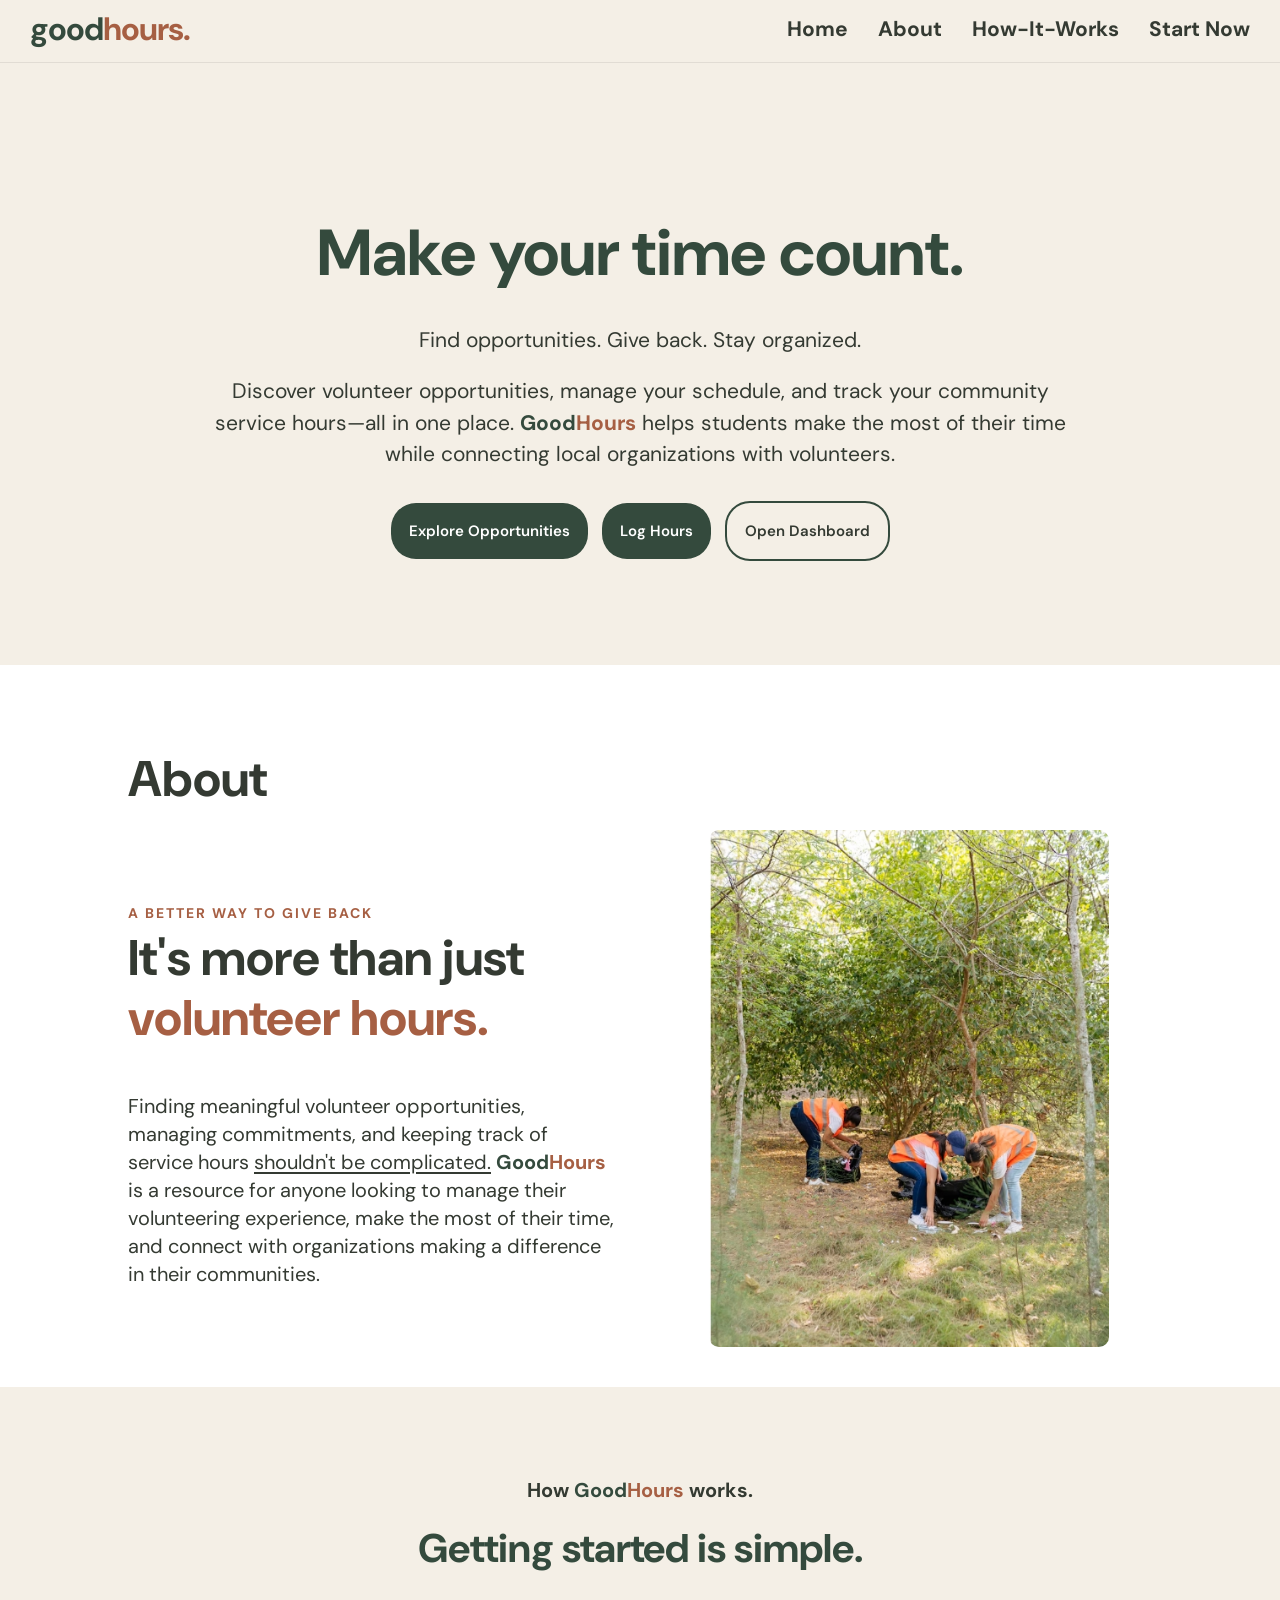
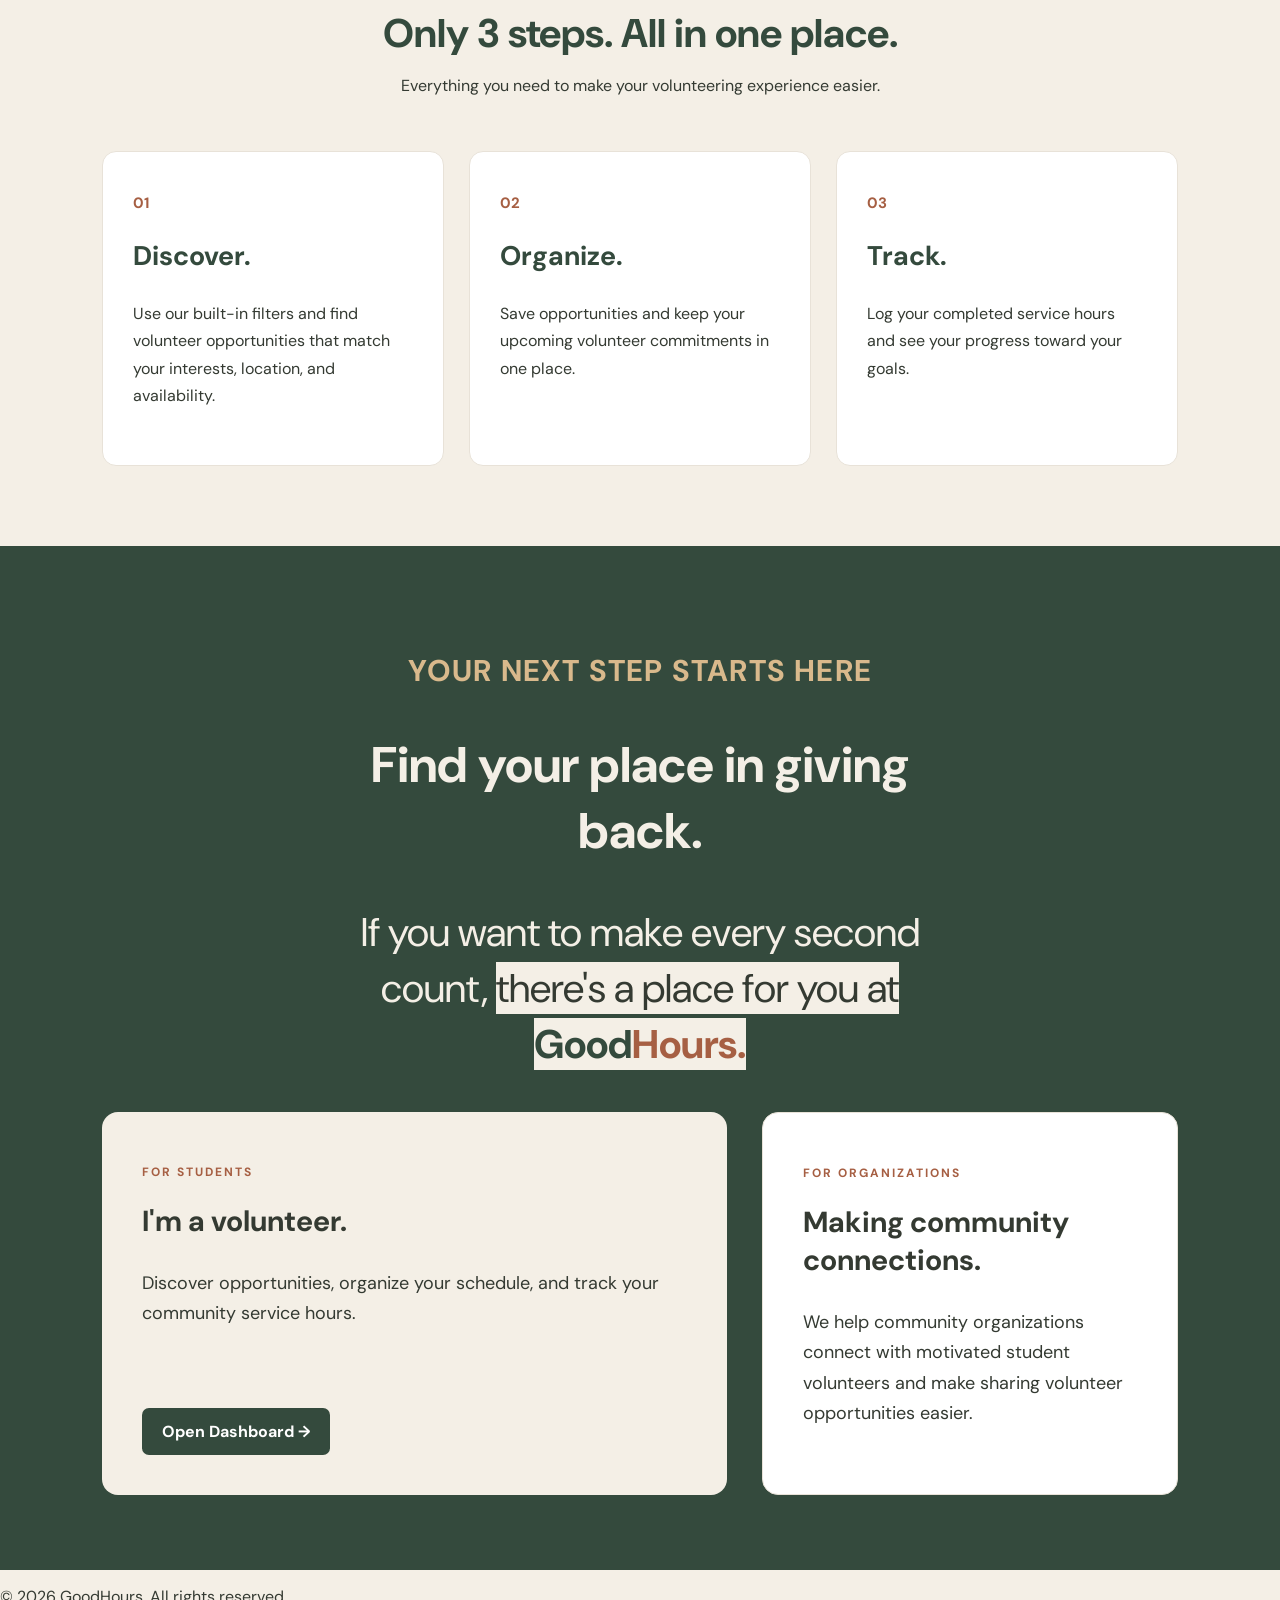
<file: index.html>
<!DOCTYPE html>
<html lang="en">

<head>
    <meta charset="UTF-8">
    <meta name="viewport" content="width=device-width, initial-scale=1.0">
    <title>GoodHours | Make Your Time Count</title>
    <link rel="stylesheet" href="style.css">
    <link rel="preconnect" href="https://fonts.googleapis.com">
    <link rel="preconnect" href="https://fonts.gstatic.com" crossorigin>
    <link href="https://fonts.googleapis.com/css2?family=DM+Sans:ital,opsz,wght@0,9..40,100..1000;1,9..40,100..1000&display=swap" rel="stylesheet">

</head>

<body>

<!--Main Homepage-->
    <header>
        <!--Navigation Bar-->
        <nav>
            <div>
                <a class="logo" href="index.html"><span class="forest">good</span><span class="terracotta">hours.</span></a>
            </div>

            <div>
                <a href="#hero">Home</a>
                <a href="#about">About</a>
                <a href="#how-it-works">How-It-Works</a>
                <a href="#pathways">Start Now</a>
            </div>
            
        </nav>

    </header>
  
    <main>
        <!--Main Content-->
        <section id="hero">
            <!--Hero | The attention grabby stuff. BOLD.-->
            <h1>Make your time count.</h1>
           <p>Find opportunities. Give back. Stay organized.</p>
            <p>Discover volunteer opportunities, manage your schedule, and track your community service hours—all in one place. <b><span class="forest">Good</span><span class="terracotta">Hours</span></b> helps students make the most of their time while connecting local organizations with volunteers.</p>
        
            <a class="button button-opportunities" href="opportunities.html">Explore Opportunities</a>
            <a class="button button-log" href="logginghours.html">Log Hours</a>
            <a class="button button-dashboard" href="dashboard.html">Open Dashboard</a>
        
        </section>

    <section id="about">
        <!--About Website. Purpose / why?-->
        <h2>About</h2>
        <div class="about-content">

            <!--  Heading & Description -->
            <div class="about-left-group">
                <div class="about-heading">
                    <p class="section-label">A BETTER WAY TO GIVE BACK</p>
                    <h2>It's more than just <span class="terracotta">volunteer hours.</span></h2>
                </div>

                <p class="about-description">
                    Finding meaningful volunteer opportunities, managing commitments, and keeping track of service hours <span class="about-underline">shouldn't be complicated.</span>
                    <b><span class="forest">Good</span><span class="terracotta">Hours</span></b> is a resource for anyone looking to manage their volunteering experience, make the most of their time, and connect with organizations making a difference in their communities.
                </p>
            </div>

            <!--Image -->
            <div class="about-image">
                <img src="Images/volunteerCleanUp.jpeg" alt="Volunteers in nature cleanup">
            </div>

        </div>
    </section>
       
        <section id="how-it-works">
            <!--Explanation for New Users-->
            <div class="section-heading">
                <p class="section-label-HIW"> How <b><span class="forest">Good</span><span class="terracotta">Hours</span></b> works.</p>
                <h2>Getting started is simple.</h2>
                <h2>Only 3 steps. All in one place.</h2>
                <p>Everything you need to make your volunteering experience easier.</p>
            </div>

            <div class="steps-grid">
                <article class="step-card">
                <span class="step-number">01</span>
                <h3>Discover.</h3>
                <p> Use our built-in filters and find volunteer opportunities that match your interests, location, and availability.</p>
                </article>

                <article class="step-card">
                <span class="step-number">02</span>
                <h3>Organize.</h3>
                <p>Save opportunities and keep your upcoming volunteer commitments in one place.</p>
                </article>

                <article class="step-card">
                <span class="step-number">03</span>
                <h3>Track.</h3>
                <p> Log your completed service hours and see your progress toward your goals. </p>
                </article>
            </div>

        </section>

        <section id="pathways">
            <!--Pathways For Visit-->
            <div class="pathways-heading">

                <p class="section-label">YOUR NEXT STEP STARTS HERE</p>

                <h2>Find your place in giving back.</h2>

                <p>If you want to make every second count, <span class="h2-edit" style="background-color: #f4efe6;">there's a place for you at <b><span class="forest">Good</span><span class="terracotta">Hours.</span></b></span> </p>

            </div>

            <div class="pathways-grid">

                <!-- Student Pathway -->

                <article class="pathway-card student-card">

                    <p class="pathway-label">FOR STUDENTS</p>

                    <h3>I'm a volunteer.</h3>

                    <p>Discover opportunities, organize your schedule, and track your community service hours.</p>

                    <a href="dashboard.html"
                    class="pathway-button student-button">
                        Open Dashboard →
                    </a>

                </article>


                <!-- Organization Pathway -->

                <article class="pathway-card organization-card">

                    <p class="pathway-label">FOR ORGANIZATIONS</p>

                    <h3>Making community connections.</h3>

                    <p>We help community organizations connect with motivated student volunteers and make sharing volunteer opportunities easier.</p>


                </article>

            </div>

        </section>
   
    </main>

    <footer>
        <p>© 2026 GoodHours. All rights reserved.</p>

    </footer>

</body>



</html>
</file>
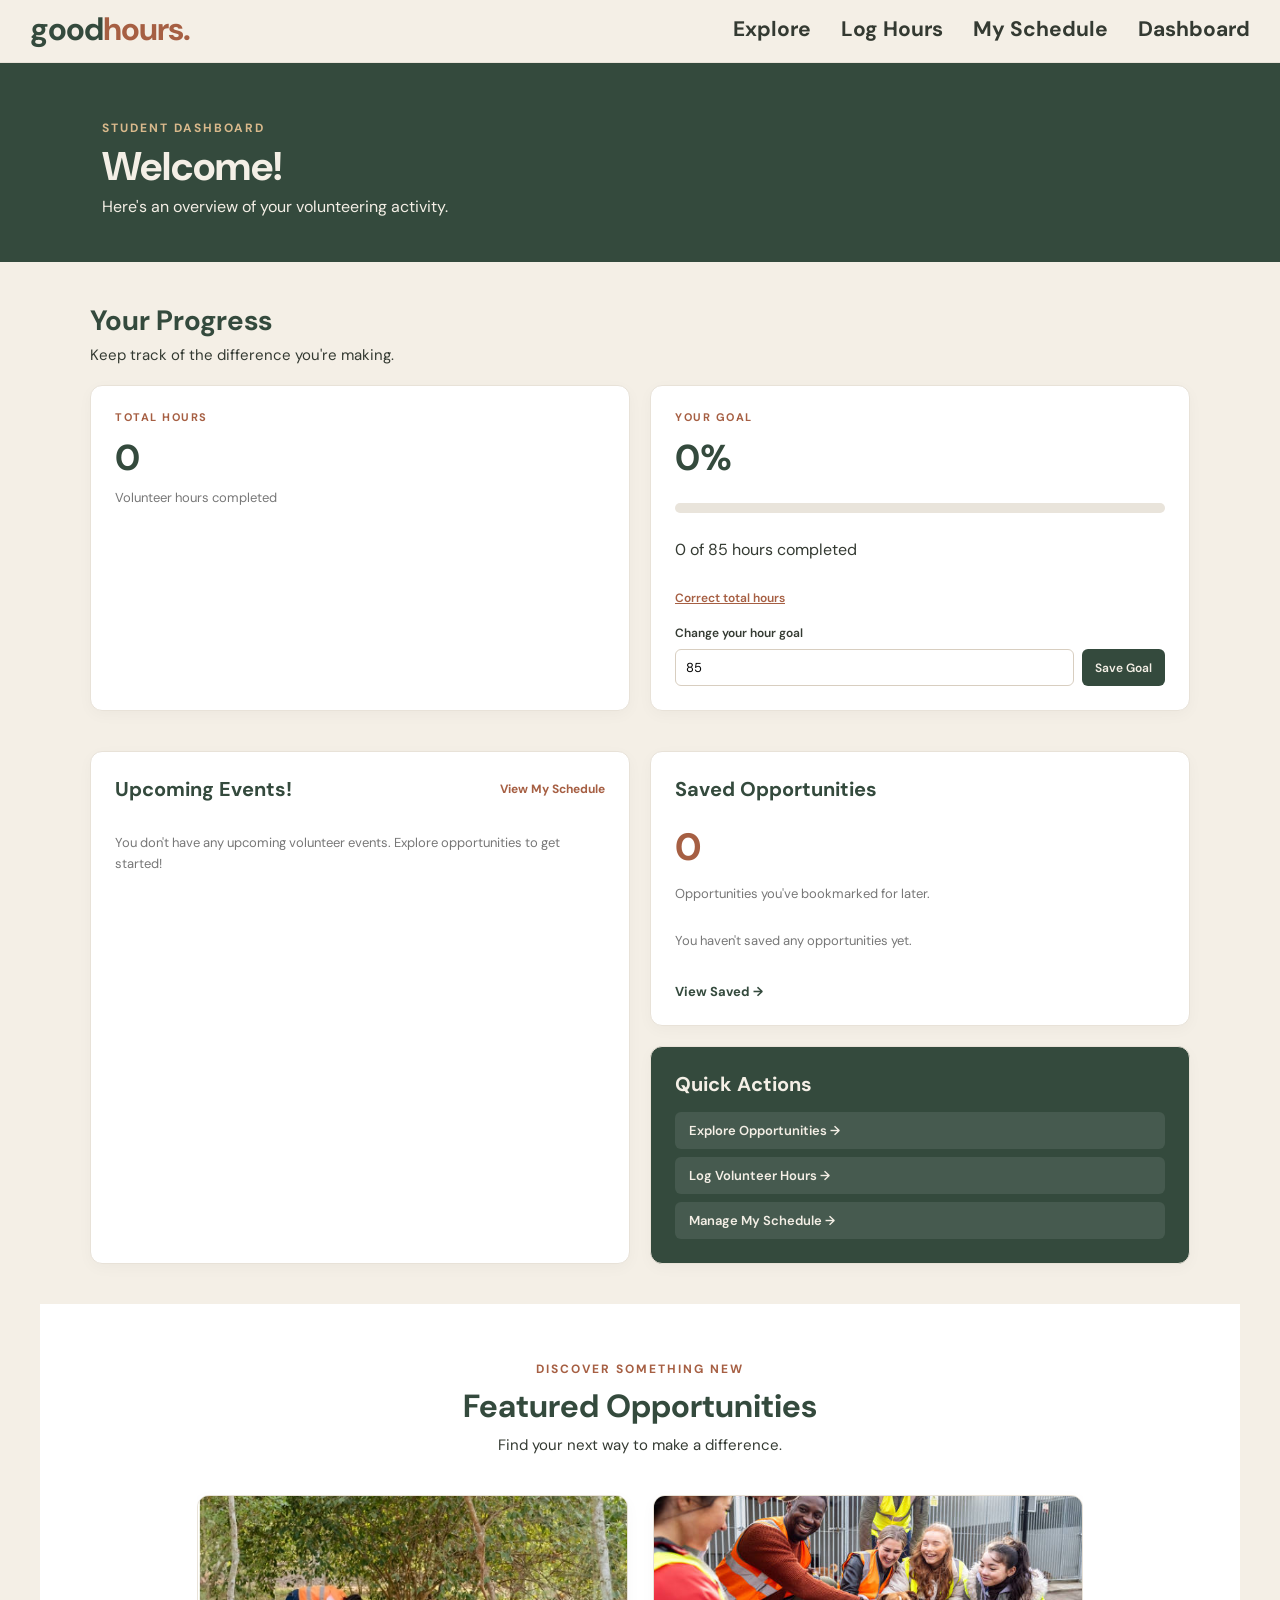
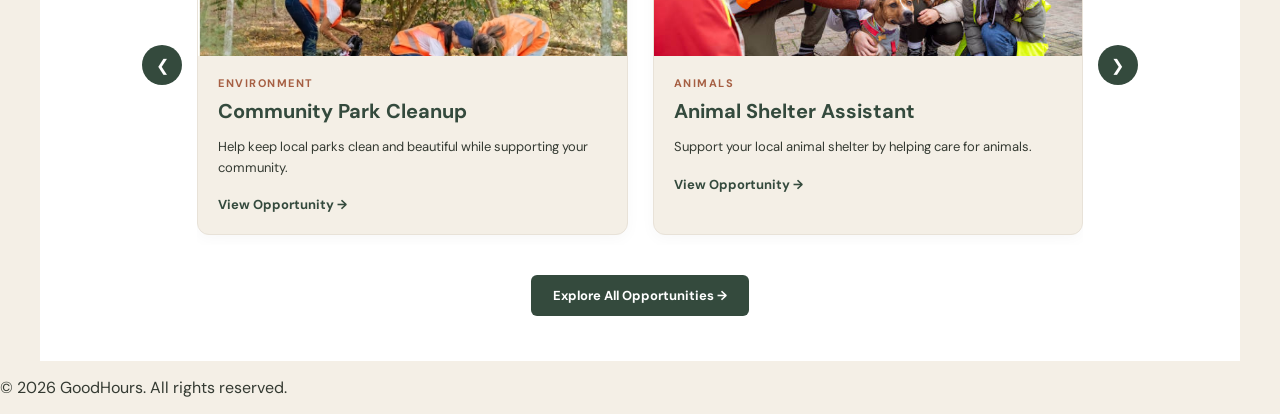
<file: dashboard.html>
<!DOCTYPE html>
<html lang="en">

<head>
    <meta charset="UTF-8">
    <meta name="viewport" content="width=device-width, initial-scale=1.0">

    <title>GoodHours | Student Dashboard</title>

    <link rel="stylesheet" href="style.css">
    <link rel="stylesheet" href="dashboard.css">
    <link rel="preconnect" href="https://fonts.googleapis.com">
    <link rel="preconnect" href="https://fonts.gstatic.com" crossorigin>
    <link href="https://fonts.googleapis.com/css2?family=DM+Sans:ital,opsz,wght@0,9..40,100..1000;1,9..40,100..1000&display=swap" rel="stylesheet">
    <script src="dashboard.js" defer></script>
</head>

<body>

    <header>
        <!--Navigation Bar-->
        <nav>
            <div>
                <a class="logo" href="index.html"><span class="forest">good</span><span class="terracotta">hours.</span></a>
            </div>

            <div>
                <a href="opportunities.html">Explore</a>
                <a href="logginghours.html">Log Hours</a>
                <a href="schedule.html">My Schedule</a>
                <a href="dashboard.html">Dashboard</a>
            </div>

        </nav>

    </header>

    <main>
        <!--Main Dashboard Section-->
        <section id="dashboard-welcome">
            <div class="welcome-content">
                <p class="section-label">STUDENT DASHBOARD</p>
                <h1>Welcome!</h1>
                <p> Here's an overview of your volunteering activity.</p>

            </div>

        </section>


        <!--Hours Section-->
        <section class="progress-section-wrapper">
            <div class="dashboard-section-heading" id="dashboard-section-heading"> 
                <h2>Your Progress</h2>
                <p>Keep track of the difference you're making.</p>
            </div>

            <div class="stats-grid">
                <!--Total Hours Card-->
                <article class="stat-card hours-card">
                    <p class="stat-label">TOTAL HOURS</p>
                    <h3 id="total-hours">0</h3>
                    <p>Volunteer hours completed</p>
                </article>

                <!--Volunteer Goal Card-->
                <article class="stat-card goal-card">
                    <p class="stat-label">YOUR GOAL</p>

                    <h3 id="goal-percentage">0%</h3>

                    <div class="progress-bar">
                        <div class="progress-fill" id="progress-fill"></div>
                    </div>

                    <p id="goal-progress-text">0 of 85 hours completed</p>

                    
                    <div class="correct-hours-section">

                        <button
                            type="button"
                            id="correct-hours-button"
                            class="correct-hours-button"
                        >
                            Correct total hours
                        </button>

                        <div id="correct-hours-form" hidden>

                            <label for="correct-hours-input">
                                Enter your corrected total:
                            </label>

                            <input
                                type="number"
                                id="correct-hours-input"
                                min="0"
                                step="0.01"
                                placeholder="Example: 40"
                            >

                            <p id="correct-hours-error"></p>

                            <div class="correct-hours-actions">
                                <button type="button" id="save-corrected-hours">
                                    Save
                                </button>

                                <button type="button" id="cancel-corrected-hours">
                                    Cancel
                                </button>
                            </div>

                        </div>

                    </div>

                    <div class="goal-settings">
                        <label for="goal-input">Change your hour goal</label>

                        <div class="goal-input-group">
                            <input
                                type="number"
                                id="goal-input"
                                min="1"
                                max="10000"
                                step="1"
                                value="85"
                            >

                            <button type="button" id="save-goal-button">
                                Save Goal
                            </button>

                        </div>

                    </div>

                </article>

            </div>


        </section>

        <section id="dashboard-content">
            <!--Main Dashboard Content-->
            <div class="dashboard-grid">

                <article class="dashboard-card upcoming-card">
                    <!--Upcoming-->
                    <div class="card-heading">
                        <h2>Upcoming Events!</h2>
                        <a href="schedule.html">View My Schedule</a>
                    </div>
                    
                    <div id="dashboard-upcoming-events">
                        <p class="dashboard-empty-message">You don't have any upcoming volunteer events. Explore opportunities to get started!</p>
                    </div>

                </article>

                <article class="dashboard-card saved-card">
                    <!--Saved Opportunities-->
                    <div class="card-heading">
                        <h2>Saved Opportunities</h2>
                    </div>

                    <div class="saved-content">

                        <h3 id="saved-opportunities-count">0</h3>
                        <p>Opportunities you've bookmarked for later.</p>

                        <div id="dashboard-saved-opportunities">
                            <p class="dashboard-empty-message">You haven't saved any opportunities yet.</p>
                        </div>

                        <a href="opportunities.html#saved-opportunities">View Saved →</a>

                    </div>

                </article>
            

                <article class="dashboard-card actions-card">
                    <h2>Quick Actions</h2>
                    <div class="action-links">
                        <a href="opportunities.html">Explore Opportunities →</a>
                        <a href="logginghours.html">Log Volunteer Hours →</a>
                        <a href="schedule.html">Manage My Schedule →</a>
                    </div>


                </article>


            </div>



        </section>

        <section id="featured-opportunities">

        <div class="dashboard-section-heading">
            <p class="section-label">DISCOVER SOMETHING NEW</p>
            <h2>Featured Opportunities</h2>
            <p>Find your next way to make a difference.</p>

        </div>

<!-- Rotating Carousel Container -->
            <div class="carousel-outer-wrapper">
                <button class="carousel-nav-btn prev-btn" onclick="moveSlide(-1)">&#10094;</button>

                <div class="opportunities-carousel-container">
                    <div class="opportunities-carousel" id="carouselTrack">
                        <!-- Opportunity 1: Community Park Cleanup -->
                        <article class="opportunity-card" data-id="opportunity-1">
                            <img src="Images/volunteerCleanUp.jpeg"
                                alt="Community volunteers cleaning up a park">
                            <div class="opportunity-info">
                                <p class="opportunity-category">ENVIRONMENT</p>
                                <h3>Community Park Cleanup</h3>
                                <p>Help keep local parks clean and beautiful while supporting your community.</p>
                                <a href="opportunities.html#opportunity-1">
                                    View Opportunity →
                                </a>
                            </div>

                        </article>

                        <!-- Opportunity 2: Animal Shelter Assistant -->
                        <article class="opportunity-card" data-id="opportunity-2">
                            <img src="Images/animalShelter.jpg"
                                alt="Volunteers helping animals at a shelter">

                            <div class="opportunity-info">
                                <p class="opportunity-category">ANIMALS</p>
                                <h3>Animal Shelter Assistant</h3>
                                <p>Support your local animal shelter by helping care for animals.</p>
                                <a href="opportunities.html#opportunity-2">
                                    View Opportunity →
                                </a>
                            </div>

                        </article>

                        <!-- Opportunity 3: Community Tutoring -->
                        <article class="opportunity-card" data-id="opportunity-3">
                            <img src="Images/homeworkHelper.jpg"
                                alt="Volunteers helping students with schoolwork">

                            <div class="opportunity-info">

                                <p class="opportunity-category">EDUCATION</p>

                                <h3>Community Tutoring</h3>

                                <p>Help younger students build confidence and strengthen their academic skills.</p>

                                <a href="opportunities.html#opportunity-3">
                                    View Opportunity →
                                </a>

                            </div>

                        </article>

                    </div>
                </div>

                <button class="carousel-nav-btn next-btn" onclick="moveSlide(1)">&#10095;</button>
            </div>

            <div class="explore-more">
                <a href="opportunities.html">Explore All Opportunities →</a>
            </div>
        </section>
    </main>

    <!-- Footer -->
    <footer>
        <p>© 2026 GoodHours. All rights reserved.</p>
    </footer>

    <!-- Carousel Rotation Script -->
    <script>
        let currentSlide = 0;

        function moveSlide(direction) {
            const track = document.getElementById('carouselTrack');
            const cards = track.querySelectorAll('.opportunity-card');
            const totalCards = cards.length;
            
            // Show 2 cards at a time side-by-side
            const maxIndex = Math.max(0, totalCards - 2);
            
            currentSlide += direction;
            if (currentSlide > maxIndex) {
                currentSlide = 0; // Loop back to start
            } else if (currentSlide < 0) {
                currentSlide = maxIndex; // Loop to end
            }

            const cardWidth = cards[0].getBoundingClientRect().width + 25; // width + gap
            track.style.transform = `translateX(-${currentSlide * cardWidth}px)`;
        }

        // Auto rotate every 5 seconds
        setInterval(() => {
            const track = document.getElementById('carouselTrack');
            const cards = track.querySelectorAll('.opportunity-card');
            const maxIndex = Math.max(0, cards.length - 2);
            
            currentSlide++;
            if (currentSlide > maxIndex) currentSlide = 0;

            const cardWidth = cards[0].getBoundingClientRect().width + 25;
            track.style.transform = `translateX(-${currentSlide * cardWidth}px)`;
        }, 5000);
    </script>

</body>
</html>
</file>
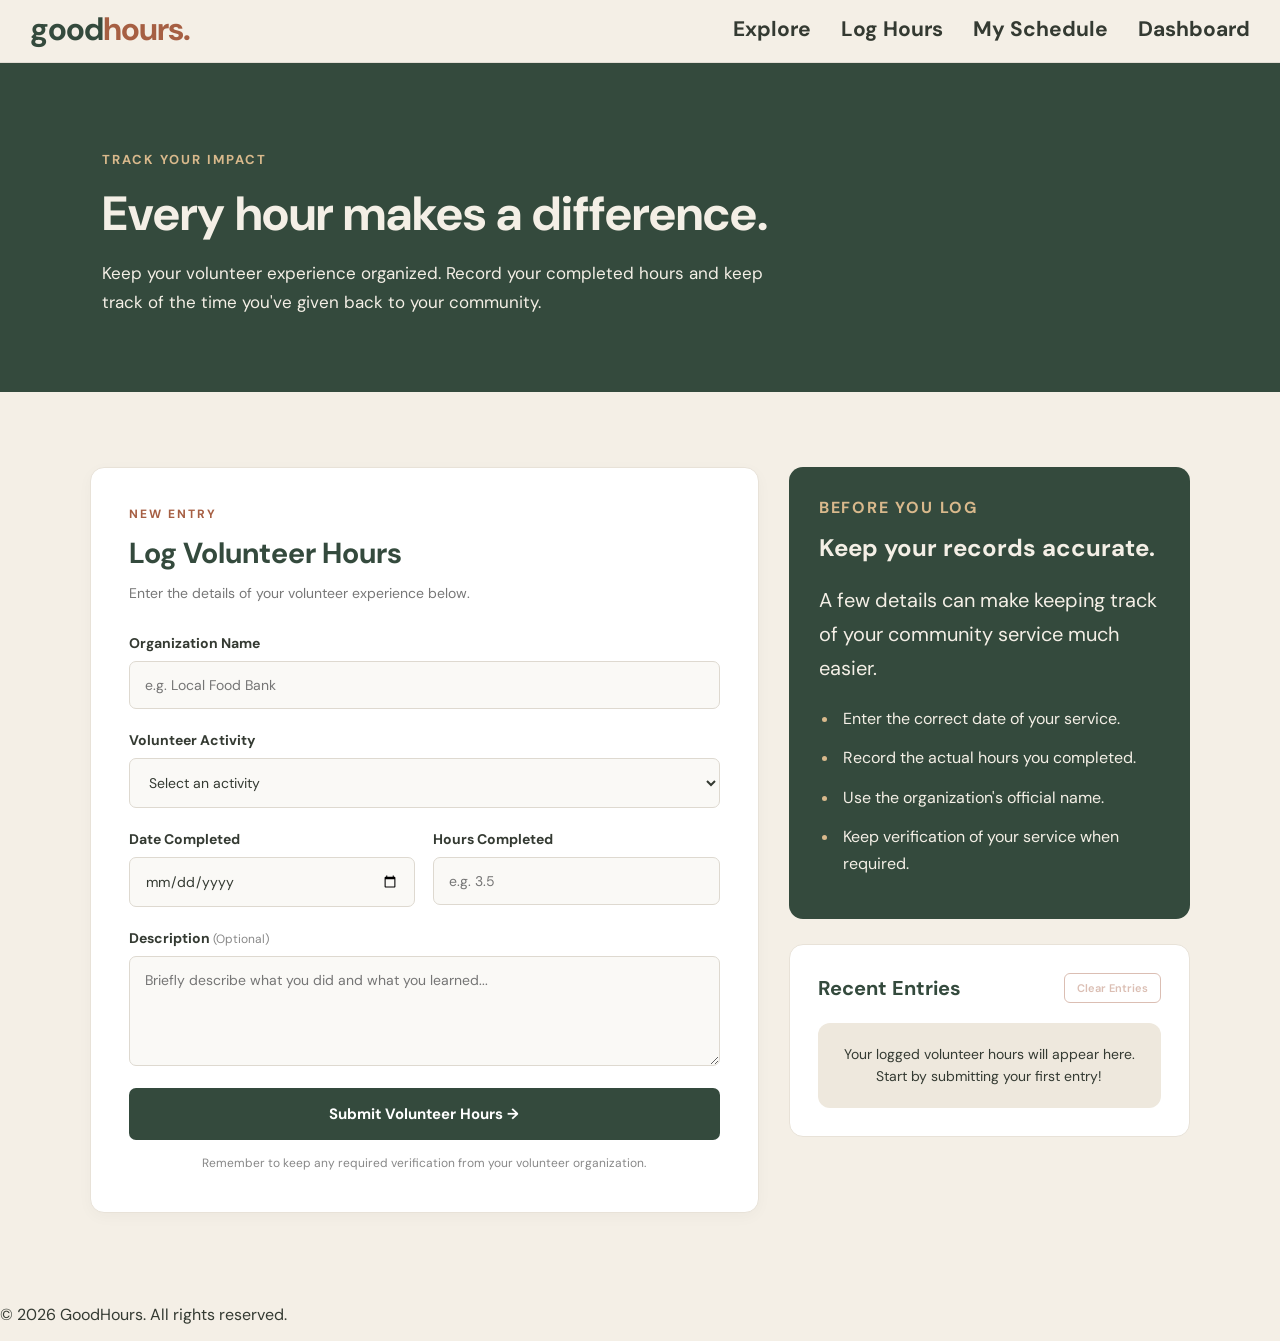
<file: logginghours.html>
<!DOCTYPE html>
<html lang="en">

<head>
    <meta charset="UTF-8">
    <meta name="viewport" content="width=device-width, initial-scale=1.0">

    <title>GoodHours | Log Volunteer Hours</title>

    <link rel="stylesheet" href="style.css">
    <link rel="stylesheet" href="logginghours.css">
    <script src="logginghours.js" defer></script>
    <link rel="preconnect" href="https://fonts.googleapis.com">
    <link rel="preconnect" href="https://fonts.gstatic.com" crossorigin>
    <link href="https://fonts.googleapis.com/css2?family=DM+Sans:ital,opsz,wght@0,9..40,100..1000;1,9..40,100..1000&display=swap" rel="stylesheet">
</head>

<body>

    <!-- Navigation Bar -->
    <header>
        <nav>
            <div>
                <a class="logo" href="index.html">
                    <span class="forest">good</span><span class="terracotta">hours.</span>
                </a>
            </div>

            <div>
                <a href="opportunities.html">Explore</a>
                <a href="logginghours.html">Log Hours</a>
                <a href="schedule.html">My Schedule</a>
                <a href="dashboard.html">Dashboard</a>
            </div>
            
        </nav>
    </header>


    <main id="log-hours-page">

        <!-- Page Introduction -->
        <section id="log-hours-hero">

            <div class="log-hours-intro">

                <p class="section-label">TRACK YOUR IMPACT</p>

                <h1>Every hour makes a difference.</h1>

                <p>Keep your volunteer experience organized. Record your completed hours and keep track of the time you've given back to your community.
                </p>

            </div>

        </section>


        <!-- Main Logging Section -->
        <section id="logging-section">

            <div class="logging-layout">

                <!-- Hours Form -->
                <div class="logging-form-card">

                    <div class="logging-card-heading">
                        <p class="section-label">NEW ENTRY</p>
                        <h2>Log Volunteer Hours</h2>
                        <p>Enter the details of your volunteer experience below.</p>
                    </div>


                    <form id="hours-form">

                        <!-- Organization -->
                        <div class="form-group">
                            <label for="organization">Organization Name</label>

                            <input
                                type="text"
                                id="organization"
                                name="organization"
                                placeholder="e.g. Local Food Bank"
                                required
                            >
                        </div>


                        <!-- Activity -->
                        <div class="form-group">
                            <label for="activity">Volunteer Activity</label>

                            <select id="activity" name="activity" required>
                                <option value="" disabled selected>
                                    Select an activity
                                </option>

                                <option value="Environment">Environment</option>
                                <option value="Animals">Animals</option>
                                <option value="Education">Education</option>
                                <option value="Health">Health</option>
                                <option value="Community">Community</option>
                                <option value="Other">Other</option>
                            </select>
                        </div>


                        <!-- Date and Hours -->
                        <div class="form-row">

                            <div class="form-group">
                                <label for="volunteer-date">Date Completed</label>

                                <input
                                    type="date"
                                    id="volunteer-date"
                                    name="volunteer-date"
                                    required
                                >
                            </div>


                            <div class="form-group">
                                <label for="volunteer-hours">Hours Completed</label>

                                <input
                                    type="number"
                                    id="volunteer-hours"
                                    name="volunteer-hours"
                                    placeholder="e.g. 3.5"
                                    min="0.25"
                                    max="24"
                                    step="0.25"
                                    required
                                >
                            </div>

                        </div>


                        <!-- Description -->
                        <div class="form-group">
                            <label for="activity-description">
                                Description
                                <span class="optional-label">(Optional)</span>
                            </label>

                            <textarea id="activity-description" name="activity-description" rows="4" placeholder="Briefly describe what you did and what you learned..."
                            ></textarea>
                        </div>


                        <!-- Submit Button -->
                        <button type="submit" id="submit-hours-button">
                            Submit Volunteer Hours →
                        </button>

                        <p class="form-disclaimer">Remember to keep any required verification from your volunteer organization.
                        </p>

                    </form>

                </div>


                <!-- Sidebar -->
                <aside class="logging-sidebar">

                    <!-- Helpful Reminders -->
                    <article class="logging-info-card">

                        <p class="section-label">BEFORE YOU LOG</p>

                        <h2>Keep your records accurate.</h2>

                        <p>A few details can make keeping track of your community service much easier.
                        </p>

                        <ul>
                            <li>Enter the correct date of your service.</li>
                            <li>Record the actual hours you completed.</li>
                            <li>Use the organization's official name.</li>
                            <li>Keep verification of your service when required.</li>
                        </ul>

                    </article>


                    <!-- Recent Entries -->
                    <article class="recent-entries-card">

                        <div class="recent-heading">
                            <h2>Recent Entries</h2>

                            <button type="button" id="clear-entries-button">
                                Clear Entries
                            </button>
                        </div>

                        <div id="recent-entries-list">

                            <p class="empty-entries-message">Your logged volunteer hours will appear here. Start by submitting your first entry!
                            </p>

                        </div>

                    </article>

                </aside>

            </div>

        </section>


    </main>
    <!-- Volunteer Entry Details Modal -->

    <div id="entry-details-modal" class="entry-modal">

        <div class="entry-modal-content">

            <button type="button" id="close-entry-modal" class="close-entry-modal">
                &times;
            </button>

            <p class="section-label">VOLUNTEER RECORD</p>

            <h2 id="entry-modal-organization"></h2>

            <div class="entry-modal-meta">
                <span id="entry-modal-date"></span>
                <span id="entry-modal-activity"></span>
                <span id="entry-modal-hours"></span>
            </div>

            <div class="entry-modal-description">
                <h3>Activity Description</h3>
                <p id="entry-modal-description"></p>
            </div>

        </div>

</div>

    <!-- Footer -->
    <footer>
        <p>© 2026 GoodHours. All rights reserved.</p>
    </footer>


</body>
</html>
</file>
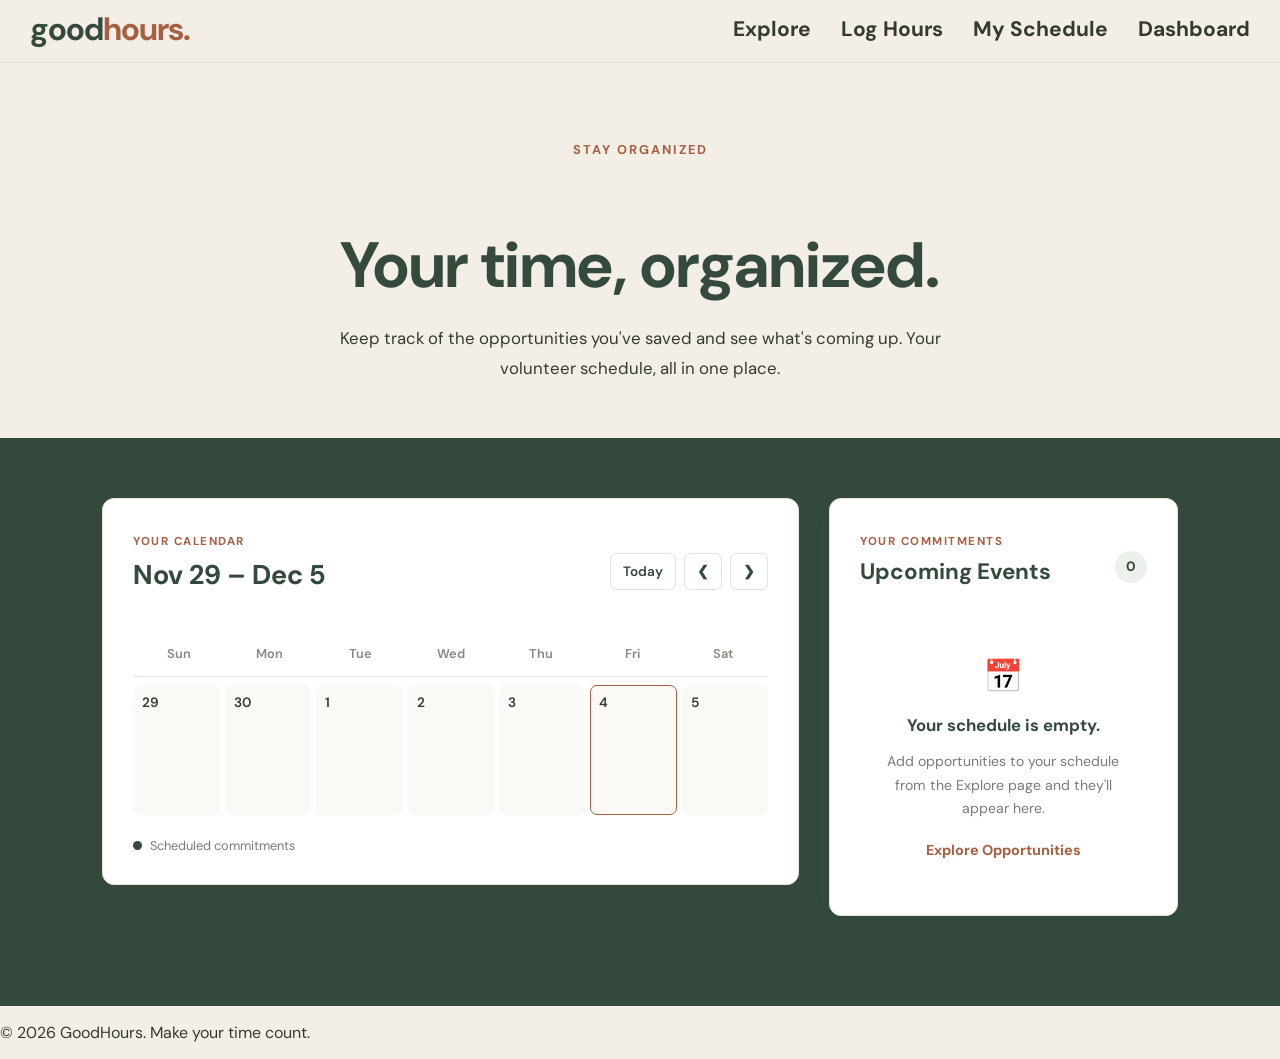
<file: schedule.html>
<!DOCTYPE html>
<html lang="en">

<head>
    <meta charset="UTF-8">
    <meta name="viewport" content="width=device-width, initial-scale=1.0">

    <title>GoodHours | My Schedule</title>

    <link rel="stylesheet" href="style.css">
    <link rel="stylesheet" href="schedule.css">
    <script src="schedule.js" defer></script>
    <link rel="preconnect" href="https://fonts.googleapis.com">
    <link rel="preconnect" href="https://fonts.gstatic.com" crossorigin>
    <link href="https://fonts.googleapis.com/css2?family=DM+Sans:wght@400;500;600;700&display=swap" rel="stylesheet">
</head>

<body>

    <!-- Navigation Bar -->
    <header>
        <nav>
            <div>
                <a class="logo" href="index.html">
                    <span class="forest">good</span><span class="terracotta">hours.</span>
                </a>
            </div>

            <div>
                <a href="opportunities.html">Explore</a>
                <a href="logginghours.html">Log Hours</a>
                <a href="schedule.html">My Schedule</a>
                <a href="dashboard.html">Dashboard</a>
            </div>
        </nav>
    </header>


    <main id="schedule-page">

        <!-- Schedule introduction -->
        <section id="schedule-hero">
            <div class="schedule-intro">
                <span class="section-label">STAY ORGANIZED</span>

                <h1>Your time, organized.</h1>

                <p>Keep track of the opportunities you've saved and see what's coming up. Your volunteer schedule, all in one place.
                </p>
            </div>
        </section>

        <!-- Calendar and upcoming events -->
        <section id="schedule-section">

            <div class="schedule-layout">

                <!-- Calendar -->
                <div class="calendar-card">

                    <div class="calendar-heading">
                        <div>
                            <span class="calendar-label">YOUR CALENDAR</span>
                            <h2 id="calendar-week-range">November 9 – November 15</h2>
                        </div>

                        <div class="calendar-controls">
                            <button type="button" id="today-button">Today</button>

                            <button type="button" id="previous-week" aria-label="Previous week">
                                &#10094;
                            </button>

                            <button type="button" id="next-week" aria-label="Next week">
                                &#10095;
                            </button>
                        </div>
                    </div>

                    <div class="calendar-weekdays">
                        <span>Sun</span>
                        <span>Mon</span>
                        <span>Tue</span>
                        <span>Wed</span>
                        <span>Thu</span>
                        <span>Fri</span>
                        <span>Sat</span>
                    </div>

                    <div id="calendar-grid" class="calendar-grid"></div>

                    <div class="calendar-legend">
                        <span class="legend-dot"></span>
                        <span>Scheduled commitments</span>
                    </div>

                </div>

                <!-- Upcoming events sidebar -->
                <aside class="schedule-sidebar">

                    <div class="upcoming-events-card">

                        <div class="upcoming-heading">
                            <div>
                                <span class="calendar-label">YOUR COMMITMENTS</span>
                                <h2>Upcoming Events</h2>
                            </div>

                            <span id="upcoming-event-count" class="event-count">0</span>
                        </div>

                    <!-- Empty schedule message -->
                    <div id="empty-schedule-message">
                        <div class="empty-calendar-icon">
                            <span>&#128197;</span>
                        </div>

                        <h3>Your schedule is empty.</h3>

                        <p>Add opportunities to your schedule from the Explore page and they'll appear here.
                        </p>

                        <a href="opportunities.html">Explore Opportunities</a>
                    </div>

                    <div id="upcoming-events-list"></div>

                    </div>


                </aside>

            </div>

        </section>

    </main>

    <!-- Footer -->
    <footer>
        <p>&copy; 2026 GoodHours. Make your time count.</p>
    </footer>

</body>

</html>
</file>
<file: style.css>
/*Color Palette for GoodHours*/

:root {
    --ivory: #f4efe6;
    --forest: #344A3D;
    --terracotta: #A65F43;
    --sand: #D9B98C;
    --charcoal: #343A32;
    --white: #FFFFFF;
}

*{
    box-sizing:border-box;

}

body {
    background-color: var(--ivory);
    color: var(--charcoal);
    font-family: 'DM Sans', sans-serif;
    margin:0;

}

nav {
    display: flex;
    justify-content: space-between;
    align-items: center;
    padding: 20px 30px;

}

header {
    position: sticky;
    top: 0; 
    z-index: 1000;
    background-color: var(--ivory);
    border-bottom: 1px solid rgba(0, 0, 0, 0.08);
}


nav div {
    display: flex;
    gap: 30px;
    margin-top: -12px;
    margin-bottom: -8px;

}

nav div:first-child {
    display: block;

}


nav a {
    color: var(--charcoal);
    text-decoration: none;
    font-size: 21px;
    font-weight: bold;
}

nav a:hover {
    color: var(--terracotta);

}

.logo {
    color: var(--forest);
    font-size: 32px;
    font-weight: bold;
    text-decoration: none;
    letter-spacing: -1px;

}

.forest {
    color: var(--forest)

}
.terracotta {
    color: var(--terracotta)

}

/*Hero Section*/ 

#hero {
    text-align: center;
    padding: 94px 30px ;
}

#hero h1 {
    color: var(--forest);
    font-size: 65px;
    font-weight: bold;
    margin-bottom: 30px;
}

#hero p {
    text-align: center;
    font-size: 21px;
    line-height: 1.5;
    max-width: 860px;
    margin: 0 auto 20px;

}

.button {
    display: inline-block;
    padding: 18px;
    border-radius: 25px;
    text-decoration: none;
    font-weight: 600;
    margin: 10px 5px;
    font-size: 15px;

}


.button-opportunities {
    background-color: var(--forest);
    color: var(--white);

}

.button-log {
    background-color: var(--forest);
    color: var(--white);
    
}

.button-dashboard {
    border: 2px solid var(--forest);
    color: var(--charcoal);

}

.button-opportunities:hover {
    background-color: var(--terracotta);
}

.button-log:hover{
    background-color: var(--terracotta);
}

.button-dashboard:hover {
    background-color: var(--terracotta);
    border: 2px solid var(--terracotta);
    color: var(--white)
}


/* About Section */
#about {
    padding: 40px 10%;
    background-color: var(--white);
}

#about h2 {
    font-size: 50px;
    color: var(--charcoal);
    margin-bottom: 18px;
    font-weight: bold;
}

.about-content {
    display: flex;
    justify-content: space-between;
    align-items: center; 
    gap: 50px;
}

.about-left-group {
    flex: 1;
    display: flex;
    flex-direction: column;
    gap: 26px; 
}

.section-label {
    color: var(--terracotta);
    font-size: 14px;
    font-weight: bold;
    letter-spacing: 2px;
    margin-bottom: 6px;
}

.about-heading h2 {
    color: var(--forest);
    font-size: 32px;
    line-height: 1.2;
    margin: 0;
}

.about-description {
    font-size: 20px;
    line-height: 1.4;
    margin: 0;
    color: var(--charcoal);
}

.about-underline {
    text-decoration: underline;
    text-underline-offset: 3px;
}

.about-image {
    flex: 1;
    display: flex;
    justify-content: center;
    align-items: center;
}

.about-image img {
    width: 100%;
    max-width: 400px; 
    height: auto;  
    border-radius: 10px;
    object-fit: contain;
}

/* How it Works Section */

#how-it-works {
    padding: 80px 8%;
    text-align: center;
}

.section-heading .section-label-HIW {
    font-size: 20px;
    font-weight: bold;
    margin: -14px;
    margin-top: 10px
}

.section-heading h2 {
    color: var(--forest);
    font-size: 40px;
    margin-bottom: 14px;
}

.section-heading > p:last-child {
    font-size: 16px;
}

.steps-grid {
    display: flex;
    gap: 25px;
    margin-top: 55px;
}

.step-card {
    flex: 1;
    background-color: var(--white);
    padding: 40px 30px;
    border-radius: 14px;
    text-align: left;
    border: 1px solid #e8e2d8;
    transition: 0.3s;
}

.step-card:hover {
    transform: translateY(-6px);
}

.step-number {
    color: var(--terracotta);
    font-size: 15px;
    font-weight: bold;
}

.step-card h3 {
    color: var(--forest);
    font-size: 27px;
    margin-top: 25px;
}

.step-card p {
    line-height: 1.7;
    font-size: 16px;
}

/* Call to action/Pathways */

#pathways {
    padding: 75px 8%;
    background-color: var(--forest);
}

/* Section Heading */

.pathways-heading {
    text-align: center;
    max-width: 670px;
    margin: 0 auto 40px;
}

.pathways-heading .section-label {
    color: var(--sand);
    font-size: 30px;
    font-weight: bold;
    letter-spacing: 1.2px;
}

.pathways-heading .h2-edit {
        color: var(--charcoal);
}

.pathways-heading h2 {
    color: var(--ivory);
    font-size: 50px;
    margin-bottom: 12px;
}

.pathways-heading > p:last-child {
    color: var(--ivory);
    font-size: 40px;
    line-height: 1.4;
}

/* Pathway Cards */

.pathways-grid {
    display: grid;
    grid-template-columns: 1.2fr 0.8fr;
    gap: 35px;
}

.pathway-card {
    padding: 40px;
    border-radius: 16px;
    display: flex;
    flex-direction: column;
    align-items: flex-start;
    transition: 0.3s;
}


/* Student Card */

.student-card {
    background-color: var(--ivory);
    color: var(--charcoal);
}

/* Organization Card */

.organization-card {
    background-color: var(--white);
    color: var(--charcoal);
    border: 1px solid #e8e2d8;
}

/* Card Text */

.pathway-label {
    font-size: 12px;
    font-weight: bold;
    letter-spacing: 2px;
    color: var(--terracotta);
}

.pathway-card h3 {
    font-size: 29px;
    margin: 10px 0;
}

.pathway-card > p:not(.pathway-label) {
    font-size: 18px;
    line-height: 1.7;
    margin-bottom: 25px;
}

/* Buttons */

.pathway-button {
    display: inline-block;
    padding: 13px 20px;
    border-radius: 7px;
    text-decoration: none;
    font-weight: bold;
    margin-top: auto;
    transition: 0.3s;
}

.student-button {
    background-color: var(--forest);
    color: var(--white);
}

.student-button:hover {
    background-color: var(--terracotta);
    transform: translateY(-6px)
}

.organization-button {
    background-color: var(--forest);
    color: var(--white);
}

.organization-button:hover {
    background-color: var(--terracotta);
    transform: translateY(-6px);
}
@media (max-width: 768px) {

    #pathways {
        padding: 70px 6%;
    }

    .pathways-grid {
        grid-template-columns: 1fr;
    }

    .pathways-heading h2 {
        font-size: 32px;
    }

    .pathway-card {
        padding: 30px;
    }

}
</file>
<file: dashboard.css>
/* Student Dashboard */



main {
    width: 100%;
}

header {
    position: relative;
    top: 0;
    z-index: 1000;
    background-color: var(--ivory); 
    width: 100%;
    border-bottom: 1px solid #e8e2d8;
}


#dashboard-welcome,
#dashboard-content,
#featured-opportunities {
    width: 100%;
}


/* Welcome Section*/
#dashboard-welcome {
    background-color: var(--forest);
    color: var(--ivory);
    padding: 45px 8%;
}

.welcome-content {
    max-width: 1100px;
    margin: 0 auto;
}

.welcome-content .section-label {
    color: var(--sand);
    font-size: 12px;
    letter-spacing: 2px;
    margin-bottom: 8px;
}

#dashboard-welcome h1 {
    font-size: 40px;
    color: var(--ivory);
    margin: 0 0 8px;
    line-height: 1.1;
}

#dashboard-welcome p:last-child {
    font-size: 16px;
    margin: 0;
    color: var(--ivory);
}


/* Student Progress Section */
.progress-section-wrapper {
    max-width: 1100px;
    margin: 0 auto;
    padding: 0 ;
    width:100%
}

#dashboard-section-heading {
    margin: 40px 0 20px 0;
    text-align: left;
}

#dashboard-section-heading h2 {
    font-size: 28px;
    color: var(--forest);
    margin: 0 0 6px 0;
}

#dashboard-section-heading p {
    font-size: 15px;
    color: var(--charcoal);
    margin: 0;
}


/* Statistics Grid */
.stats-grid {
    display: grid;
    grid-template-columns: 1fr 1fr;
    gap: 20px;
    width:100%

}


/* Individual Stat Cards */
.stat-card {
    background-color: var(--white);
    border: 1px solid #e8e2d8;
    border-radius: 12px;
    padding: 24px;
    box-shadow: 0 4px 15px rgba(0, 0, 0, 0.03);
}

.stat-label {
    color: var(--terracotta);
    font-size: 11px;
    font-weight: bold;
    letter-spacing: 1.5px;
    margin: 0 0 10px;
}

.stat-card h3 {
    color: var(--forest);
    font-size: 36px;
    margin: 0 0 8px;
}

.stat-card > p:last-child {
    color: #777;
    font-size: 13px;
    margin: 0;
}

/* Correct Accumulated Hours */

.correct-hours-section {
    margin-top: 10px;
}

.correct-hours-button {
    background: none;
    border: none;
    padding: 0;
    color: var(--terracotta);
    font-family: inherit;
    font-size: 12px;
    font-weight: 600;
    text-decoration: underline;
    cursor: pointer;
}

.correct-hours-button:hover {
    color: var(--forest);
}

#correct-hours-form {
    margin-top: 12px;
    padding: 15px;
    background-color: var(--ivory);
    border: 1px solid #e8e2d8;
    border-radius: 8px;
}

#correct-hours-form[hidden] {
    display: none;
}

#correct-hours-form label {
    display: block;
    color: var(--charcoal);
    font-size: 12px;
    font-weight: 600;
    margin-bottom: 8px;
}

#correct-hours-input {
    width: 100%;
    padding: 9px 10px;
    border: 1px solid #d8cec0;
    border-radius: 6px;
    font-family: inherit;
    font-size: 13px;
}

.correct-hours-actions {
    display: flex;
    gap: 8px;
    margin-top: 12px;
}

.correct-hours-actions button {
    border: none;
    border-radius: 6px;
    padding: 9px 13px;
    font-family: inherit;
    font-size: 12px;
    font-weight: 600;
    cursor: pointer;
}

#save-corrected-hours {
    background-color: var(--forest);
    color: var(--ivory);
}

#save-corrected-hours:hover {
    background-color: var(--terracotta);
}

#cancel-corrected-hours {
    background-color: #e8e2d8;
    color: var(--charcoal);
}

#correct-hours-error {
    color: #c0392b;
    font-size: 12px;
    margin: 8px 0 0;
}

/* Progress Bar */

.goal-card {
    display: flex;
    flex-direction: column;
    justify-content: space-between;
}

.progress-bar {
    width: 100%;
    height: 10px;
    background-color: #e9e4db;
    border-radius: 20px;
    margin: 14px 0 10px 0;
    overflow: hidden;
}

.progress-fill {
    width: 50%;
    height: 100%;
    background-color: var(--terracotta);
    border-radius: 20px;
}

/* Dashboard Grid Layout Format*/

.dashboard-grid {
    display: grid;
    grid-template-columns: minmax(0, 1.4fr) minmax(0, 0.9fr);
    grid-template-rows: auto auto;
    gap: 20px;
}

.upcoming-card {
    grid-column: 1;
    grid-row: 1 / 3;
}

.saved-card {
    grid-column: 2;
    grid-row: 1;
}

.actions-card {
    grid-column: 2;
    grid-row: 2;
}

/* Mobile Layout */

@media (max-width: 768px) {
    .dashboard-grid {
        grid-template-columns: 1fr;
        grid-template-rows: auto;
    }

    .upcoming-card,
    .saved-card,
    .actions-card {
        grid-column: 1;
        grid-row: auto;
    }
}




/* Dashboard Content */
#dashboard-content {
    padding: 40px 30px;
    max-width: 1160px;
    margin: 0 auto;
}

.dashboard-grid {
    display: grid;
    gap: 20px;
    width: 100%;
    grid-template-columns: 1fr 1fr;
}


/* Dashboard Cards */
.dashboard-card {
    background-color: var(--white);
    border: 1px solid #e8e2d8;
    border-radius: 12px;
    padding: 24px;
    box-shadow: 0 4px 15px rgba(0, 0, 0, 0.03);
}

.dashboard-card h2 {
    color: var(--forest);
    font-size: 20px;
    margin: 0;
}



/* Card Headings */
.card-heading {
    display: flex;
    justify-content: space-between;
    align-items: center;
    gap: 15px;
    margin-bottom: 15px;
}

.card-heading a {
    color: var(--terracotta);
    font-size: 12px;
    font-weight: bold;
    text-decoration: none;
}




/* Upcoming Events */
.upcoming-card {
    grid-row: span 2;
}

.commitment-item {
    display: flex;
    gap: 15px;
    align-items: center;
    padding: 14px 0;
    border-top: 1px solid #eee9e1;

}

.commitment-date {
    min-width: 55px;
    height: 60px;
    background-color: var(--ivory);
    border-radius: 8px;
    display: flex;
    flex-direction: column;
    align-items: center;
    justify-content: center;


}

.commitment-date span {
    color: var(--terracotta);
    font-size: 11px;
    font-weight: bold;

}

.commitment-date strong {
    color: var(--forest);
    font-size: 20px;

}

.commitment.details h3 {
    color: var(--charcoal);
    font-size: 15px;
    margin: 0 0 4px;
}

.commitment.details p {
    color: #777;
    font-size: 12px;
    margin: 0;
}



/* Saved Opportunities */
.saved-card {
    display: flex;
    flex-direction: column;
}

.saved-content {
    margin-top: auto;
}

.saved-content h3 {
    font-size: 38px;
    color: var(--terracotta);
    margin: 5px 0;
}

.saved-content p {
    color: #777;
    font-size: 13px;
    margin-bottom: 12px;
}

.saved-content a {
    color: var(--forest);
    font-size: 13px;
    font-weight: bold;
    text-decoration: none;

}



/* Quick Actions */
.actions-card {
    background-color: var(--forest);
    color: var(--ivory);
}

.actions-card h2 {
    color: var(--ivory);
    margin-bottom: 15px;
}

.action-links {
    display: flex;
    gap: 8px;
    flex-direction: column;
}

.action-links a {
    display: block;
    background-color: rgba(255, 255, 255, 0.09);
    color: var(--ivory);
    font-size: 13px;
    font-weight: 600;
    padding: 10px 14px;
    border-radius: 6px;
    text-decoration: none;
    transition: 0.2s ease;

}

.action-links a:hover {
    transform: translateX(4px);
    background-color: var(--terracotta);

}



/* Featured Opportunities/Carousel */
#featured-opportunities {
    background-color: var(--white);
    padding: 45px 8%;
    max-width: 1200px;
    margin: 0 auto;
}

.dashboard-section-heading {
    text-align: center;
    max-width: 650px;
    margin: 0 auto 30px;
}

.dashboard-section-heading .section-label {
    color: var(--terracotta);
    font-size: 12px;
    letter-spacing: 2px;
    font-weight: bold;
}

.dashboard-section-heading h2 {
    color: var(--forest);
    font-size: 32px;
    margin: 8px 0;

}

.dashboard-section-heading > p:last-child {
    color: var(--charcoal);
    font-size: 15px;
    margin: 0;

}



/* Carousel Layout */
.carousel-outer-wrapper {
    display: flex;
    align-items: center;
    max-width: 1000px;
    margin: 0 auto;
    position: relative;

}

.opportunities-carousel-container {
    overflow: hidden;
    width: 100%;
    padding: 10px 0;
}

.opportunities-carousel {
    display: flex;
    gap: 25px;
    transition: transform 0.4s ease-in-out;
}

.opportunity-card {
    flex: 0 0 calc(50% - 12.5px);
    background-color: var(--ivory);
    border: 1px solid #e8e2d8;
    border-radius: 12px;
    overflow: hidden;
    box-shadow: 0 4px 15px rgba(0,0,0,0.03);
}

.opportunity-card img {
    display: block;
    width: 100%;
    height: 160px; 
    object-fit: cover;

}

.opportunity-info {
    padding: 20px;

}

.opportunity-category {
    color: var(--terracotta);
    font-size: 11px;
    font-weight: bold;
    letter-spacing: 1.5px;
    margin: 0 0 8px;


}

.opportunity-info h3 {
    color: var(--forest);
    font-size: 20px;
    margin: 0 0 8px;

}

.opportunity-info > p:not(.opportunity-category) {
    color: var(--charcoal);
    font-size: 13px;
    line-height: 1.6;
    margin-bottom: 15px;

}

.opportunity-info a {
    color: var(--forest);
    font-size: 13px;
    font-weight: bold;
    text-decoration: none;


}


/* Carousel Control Buttons */
.carousel-nav-btn {
    background-color: var(--forest);
    color: white;
    border: none;
    border-radius: 50%;
    width: 40px;
    height: 40px;
    cursor: pointer;
    font-size: 16px;
    display: flex;
    align-items: center;
    justify-content: center;
    flex-shrink: 0;
    z-index: 10;
    transition: background-color 0.2s;


}

.carousel-nav-btn:hover {
    background-color: var(--terracotta);

}

.prev-btn {
    margin-right: 15px;

}

.next-btn {
    margin-left: 15px;

}

/* Explore More */
.explore-more {
    text-align: center;
    margin-top: 30px;

}

.explore-more a {
    display: inline-block;
    background-color: var(--forest);
    color: var(--white);
    font-size: 13px;
    font-weight: bold;
    padding: 12px 22px;
    border-radius: 6px;
    text-decoration: none;
    transition: 0.3s ease;


}

.explore-more a:hover {
    background-color: var(--terracotta);
}

/* Responsive Design */
@media (max-width: 768px) {
    .stats-grid,
    .dashboard-grid,
    .opportunities-carousel {
        grid-template-columns: 1fr;
    }

    .opportunity-card {
        flex: 0 0 100%;
    }

    .carousel-nav-btn {
        display: none; 
    }


}

/* Goal Settings */

.goal-settings {
    margin-top: 18px;
}

.goal-settings label {
    display: block;
    color: var(--charcoal);
    font-size: 12px;
    font-weight: 600;
    margin-bottom: 8px;
}

.goal-input-group {
    display: flex;
    gap: 8px;
}

.goal-input-group input {
    width: 100%;
    min-width: 0;
    padding: 9px 10px;
    border: 1px solid #d8cec0;
    border-radius: 6px;
    font-family: inherit;
    font-size: 13px;
}

.goal-input-group button {
    border: none;
    border-radius: 6px;
    padding: 9px 13px;
    background-color: var(--forest);
    color: var(--ivory);
    font-family: inherit;
    font-size: 12px;
    font-weight: 600;
    cursor: pointer;
    white-space: nowrap;
    transition: background-color 0.2s ease;
}

.goal-input-group button:hover {
    background-color: var(--terracotta);
}

/* Dashboard Progress Bar */

.progress-fill {
    width: 0%;
    transition: width 0.4s ease;
}

/* Dashboard Empty Messages */

.dashboard-empty-message {
    color: #777;
    font-size: 13px;
    line-height: 1.6;
    padding: 16px 0;
}


/* Dashboard Saved Opportunities */

.dashboard-saved-item {
    padding: 10px 0;
    border-bottom: 1px solid #e8e1d7;
}

.saved-item-title {
    color: var(--charcoal);
    font-size: 13px;
    font-weight: 600;
    margin-bottom: 4px;
}

.saved-item-category {
    color: var(--terracotta);
    font-size: 10px;
    font-weight: 700;
    letter-spacing: 0.7px;
}

.saved-more-message {
    color: #777;
    font-size: 12px;
    margin-top: 10px;
}
</file>
<file: logginghours.css>
/*Logging Hours Page*/


/*Logging Hours Hero*/

#log-hours-hero {
    background-color: var(--forest);
    color: var(--ivory);
    padding: 75px 8%;
}

.log-hours-intro {
    max-width: 1100px;
    margin: 0 auto;
}

.log-hours-intro .section-label {
    color: var(--sand);
    font-size: 13px;
    letter-spacing: 2px;
    font-weight: bold;
    margin-bottom: 18px;
}

.log-hours-intro h1 {
    color: var(--ivory);
    font-size: 48px;
    line-height: 1.15;
    margin: 0 0 18px;
}

.log-hours-intro > p:last-child {
    color: var(--ivory);
    font-size: 17px;
    line-height: 1.7;
    max-width: 700px;
    margin: 0;
}


/* =========================================
   2. MAIN LOGGING LAYOUT
========================================= */

#logging-section {
    padding: 75px 30px;
}

.logging-layout {
    max-width: 1100px;
    margin: 0 auto;

    display: grid;
    grid-template-columns: 1.5fr 0.9fr;
    align-items: start;
    gap: 30px;
}


/*Logging Form Card*/

.logging-form-card {
    background-color: var(--white);
    border: 1px solid #e8e2d8;
    border-radius: 14px;
    padding: 38px;
    box-shadow: 0 4px 15px rgba(0, 0, 0, 0.03);
}

.logging-card-heading {
    margin-bottom: 30px;
}

.logging-card-heading .section-label {
    color: var(--terracotta);
    font-size: 12px;
    font-weight: bold;
    letter-spacing: 2px;
    margin: 0 0 12px;
}

.logging-card-heading h2 {
    color: var(--forest);
    font-size: 29px;
    margin: 0 0 10px;
}

.logging-card-heading > p:last-child {
    color: #777;
    font-size: 14px;
    line-height: 1.6;
    margin: 0;
}


/* Form Fields*/

#hours-form {
    display: flex;
    flex-direction: column;
    gap: 22px;
}

.form-group {
    display: flex;
    flex-direction: column;
    gap: 9px;
}

.form-group label {
    color: var(--charcoal);
    font-size: 14px;
    font-weight: 700;
}

.optional-label {
    color: #888;
    font-size: 12px;
    font-weight: normal;
}


/* Input, Select, and Textarea Styling */

.form-group input,
.form-group select,
.form-group textarea {
    width: 100%;
    padding: 14px 15px;

    background-color: #faf9f6;
    color: var(--charcoal);

    border: 1px solid #ded9d0;
    border-radius: 7px;

    font-family: inherit;
    font-size: 14px;

    transition: border-color 0.2s ease,
                box-shadow 0.2s ease;
}


/* Focus Effects */

.form-group input:focus,
.form-group select:focus,
.form-group textarea:focus {
    outline: none;
    border-color: var(--forest);
    box-shadow: 0 0 0 3px rgba(52, 74, 61, 0.12);
}


/* Textarea */

.form-group textarea {
    resize: vertical;
    min-height: 110px;
}


/* Date and Hours Side by Side */

.form-row {
    display: grid;
    grid-template-columns: 1fr 1fr;
    gap: 18px;
}


/*Submit Button */

#submit-hours-button {
    width: 100%;
    padding: 16px;

    background-color: var(--forest);
    color: var(--white);

    border: none;
    border-radius: 7px;

    font-family: inherit;
    font-size: 15px;
    font-weight: bold;

    cursor: pointer;
    transition: background-color 0.2s ease,
                transform 0.2s ease;
}

#submit-hours-button:hover {
    background-color: var(--terracotta);
    transform: translateY(-2px);
}

#submit-hours-button:focus-visible {
    outline: 3px solid var(--sand);
    outline-offset: 3px;
}

.form-disclaimer {
    color: #888;
    font-size: 12px;
    line-height: 1.6;
    text-align: center;
    margin: -8px 0 0;
}


/*Sidebar*/

.logging-sidebar {
    display: flex;
    flex-direction: column;
    gap: 25px;
}


/* Helpful Information Card */

.logging-info-card {
    background-color: var(--forest);
    color: var(--ivory);
    padding: 30px;
    border-radius: 14px;
}

.logging-info-card .section-label {
    color: var(--sand);
    font-size: 16px;
    font-weight: bold;
    letter-spacing: 1.8px;
    margin: 0 0 14px;
}

.logging-info-card h2 {
    color: var(--ivory);
    font-size: 24px;
    line-height: 1.3;
    margin: 0 0 12px;
}

.logging-info-card > p:not(.section-label) {
    color: var(--ivory);
    font-size: 20px;
    line-height: 1.7;
}

.logging-info-card ul {
    padding-left: 20px;
    margin: 20px 0 0;
}

.logging-info-card li {
    color: var(--ivory);
    font-size: 16px;
    line-height: 1.7;
    padding-left: 4px;
    margin-bottom: 12px;
}

.logging-info-card li::marker {
    color: var(--sand);
}


/* Recent Entries */

.recent-entries-card {
    background-color: var(--white);
    border: 1px solid #e8e2d8;
    border-radius: 14px;
    padding: 28px;
}

.recent-heading {
    display: flex;
    justify-content: space-between;
    align-items: center;
    gap: 10px;
    margin-bottom: 20px;
}

.recent-heading h2 {
    color: var(--forest);
    font-size: 20px;
    margin: 0;
}

.recent-heading span {
    color: var(--terracotta);
    font-size: 10px;
    font-weight: bold;
    letter-spacing: 1.5px;
}

.empty-entries-message {
    background-color: var(--ivory);
    color: #777;
    border-radius: 8px;
    padding: 20px;
    font-size: 13px;
    line-height: 1.7;
    text-align: center;
    margin: 0;
}

/* Clear Entries Button */

#clear-entries-button {
    border: 1px solid var(--terracotta);
    background: transparent;
    color: var(--terracotta);

    padding: 7px 12px;
    border-radius: 6px;

    font-family: inherit;
    font-size: 11px;
    font-weight: 600;

    cursor: pointer;
    transition: all 0.2s ease;
}

#clear-entries-button:hover {
    background: var(--terracotta);
    color: var(--ivory);
}

#clear-entries-button:disabled {
    opacity: 0.4;
    cursor: not-allowed;
}

/*Responsive Design*/

@media (max-width: 850px) {

    .logging-layout {
        grid-template-columns: 1fr;
        max-width: 650px;
    }

    .logging-sidebar {
        display: grid;
        grid-template-columns: 1fr 1fr;
        align-items: stretch;
    }

}


@media (max-width: 600px) {

    #log-hours-hero {
        padding: 60px 7%;
    }

    .log-hours-intro h1 {
        font-size: 36px;
    }

    #logging-section {
        padding: 45px 20px;
    }

    .logging-form-card {
        padding: 25px 20px;
    }

    .logging-card-heading h2 {
        font-size: 25px;
    }

    .form-row {
        grid-template-columns: 1fr;
    }

    .logging-sidebar {
        grid-template-columns: 1fr;
    }

}



/* Recent Entries */

.recent-entry {
    width: 100%;
    display: flex;
    align-items: center;
    gap: 12px;
    padding: 16px;
    margin-bottom: 10px;

    background-color: var(--forest);
    color: var(--ivory);

    border: 1px solid var(--forest);
    border-radius: 12px;

    text-align: left;
    cursor: pointer;

    transition: background-color 0.2s ease,
                transform 0.2s ease,
                box-shadow 0.2s ease;
}

.recent-entry:hover {
    background-color: #405d4b;
    transform: translateY(-2px);
    box-shadow: 0 5px 14px rgba(52, 74, 61, 0.18);
}

.recent-entry-info {
    flex: 1;
    min-width: 0;
}

.recent-entry-info h3 {
    color: var(--ivory);
    font-size: 15px;
    font-weight: 600;
    margin-bottom: 5px;
}

.recent-entry-info p {
    color: #d7dfd7;
    font-size: 12px;
    line-height: 1.5;
}

.recent-entry-hours {
    color: #e4c49d;
    font-size: 13px;
    font-weight: 700;
    white-space: nowrap;
}

.recent-entry-arrow {
    color: #e4c49d;
    font-size: 19px;
}

/* Empty Recent Entries Message */

.empty-entries-message {
    background-color: #eee8dd;
    color: var(--charcoal);
    padding: 20px;
    border-radius: 12px;
    font-size: 14px;
    line-height: 1.6;
}


/* Entry Details Modal */

.entry-modal {
    display: none;
    position: fixed;
    inset: 0;
    z-index: 1000;

    background: rgba(30, 43, 35, 0.72);

    justify-content: center;
    align-items: center;
    padding: 20px;

    backdrop-filter: blur(4px);
}

.entry-modal-content {
    position: relative;
    background: var(--ivory);

    width: 100%;
    max-width: 540px;

    padding: 42px;
    border-radius: 18px;

    border-top: 6px solid var(--terracotta);

    box-shadow: 0 20px 60px rgba(0, 0, 0, 0.25);

    animation: entryModalAppear 0.2s ease;
}

@keyframes entryModalAppear {
    from {
        opacity: 0;
        transform: translateY(12px);
    }

    to {
        opacity: 1;
        transform: translateY(0);
    }
}

/* Close Button */

.close-entry-modal {
    position: absolute;
    top: 18px;
    right: 18px;

    width: 34px;
    height: 34px;

    display: flex;
    justify-content: center;
    align-items: center;

    border: none;
    border-radius: 50%;

    background: #e9e1d5;
    color: var(--forest);

    font-size: 24px;
    cursor: pointer;

    transition: background-color 0.2s ease;
}

.close-entry-modal:hover {
    background: #dfc7b4;
}

/* Popup Heading */

.entry-modal-content .section-label {
    color: var(--terracotta);
    font-size: 11px;
    font-weight: 700;
    letter-spacing: 1.5px;
    margin-bottom: 12px;
}

.entry-modal-content h2 {
    color: var(--forest);
    font-size: 29px;
    line-height: 1.25;
    margin: 0 35px 22px 0;
}

/* Entry Information Tags */

.entry-modal-meta {
    display: flex;
    flex-wrap: wrap;
    gap: 9px;
    margin-bottom: 30px;
}

.entry-modal-meta span {
    background: var(--forest);
    color: var(--ivory);

    padding: 9px 13px;
    border-radius: 7px;

    font-size: 12px;
    font-weight: 500;
}

/* Description */

.entry-modal-description {
    border-top: 1px solid #d8cec0;
    padding-top: 24px;
}

.entry-modal-description h3 {
    color: var(--forest);
    font-size: 17px;
    margin-bottom: 12px;
}

.entry-modal-description p {
    color: var(--charcoal);
    font-size: 14px;
    line-height: 1.8;
}

/* Mobile Layout */

@media (max-width: 550px) {
    .entry-modal-content {
        padding: 30px 24px;
    }

    .entry-modal-content h2 {
        font-size: 24px;
    }

    .entry-modal-meta {
        gap: 7px;
    }
}
</file>
<file: schedule.css>
/* Schedule page */


/* Hero */
#schedule-hero {
    background-color: var(--ivory);
    padding: 75px 8% 55px;
}

.schedule-intro {
    max-width: 750px;
    margin: 0 auto;
    text-align: center;
}

.schedule-intro .section-label {
    color: var(--terracotta);
    font-size: 0.8rem;
    font-weight: 700;
    letter-spacing: 2px;
    margin-bottom: 18px;
    display: inline-block;
}

.schedule-intro h1 {
    color: var(--forest);
    font-size: clamp(2.5rem, 5vw, 4rem);
    line-height: 1.15;
    margin-bottom: 20px;
}

.schedule-intro p {
    color: var(--charcoal);
    font-size: 1.05rem;
    line-height: 1.8;
    max-width: 620px;
    margin: 0 auto;
}

/* Calendar layout */
#schedule-section {
    background-color:var(--forest);
    padding: 60px 8% 90px;
}

.schedule-layout {
    max-width: 1250px;
    margin: 0 auto;
    display: grid;
    grid-template-columns: minmax(0, 1.8fr) minmax(280px, 0.9fr);
    gap: 30px;
    align-items: start;
}

/* Calendar */
.calendar-card,
.upcoming-events-card {
    background-color: var(--white);
    border: 1px solid #e8e3d9;
    border-radius: 12px;
    padding: 30px;
    box-shadow: 0 5px 20px rgba(52, 74, 61, 0.05);
}

.calendar-heading {
    display: flex;
    justify-content: space-between;
    align-items: center;
    gap: 15px;
    margin-bottom: 30px;
}

.calendar-label {
    color: var(--terracotta);
    font-size: 0.72rem;
    font-weight: 700;
    letter-spacing: 1.5px;
}

.calendar-heading h2 {
    color: var(--forest);
    font-size: 1.7rem;
    margin-top: 7px;
}

.calendar-controls {
    display: flex;
    align-items: center;
    gap: 8px;
}

.calendar-controls button {
    border: 1px solid #e2e3dc;
    background-color: var(--white);
    color: var(--forest);
    border-radius: 6px;
    padding: 9px 12px;
    font-family: inherit;
    font-size: 0.85rem;
    font-weight: 600;
    cursor: pointer;
    transition: 0.2s ease;
}

.calendar-controls button:hover {
    background-color: var(--forest);
    color: var(--white);
}

/* Calendar days */
.calendar-weekdays,
.calendar-grid {
    display: grid;
    grid-template-columns: repeat(7, minmax(0, 1fr));
}

.calendar-weekdays {
    border-bottom: 1px solid #e8e3d9;
    padding-bottom: 14px;
    margin-bottom: 8px;
}

.calendar-weekdays span {
    text-align: center;
    color: #858980;
    font-size: 0.8rem;
    font-weight: 600;
}

.calendar-grid {
    gap: 5px;
}

.calendar-day {
    min-height: 130px;
    padding: 8px;
    border: 1px solid transparent;
    border-radius: 7px;
    background-color: #faf9f6;
    color: var(--charcoal);
    text-align: left;
    font-family: inherit;
    cursor: pointer;
    transition: 0.2s ease;
}

.calendar-day:hover {
    border-color: var(--forest);
    background-color: #f1f3ee;
}

.calendar-day-number {
    display: block;
    font-size: 0.85rem;
    font-weight: 600;
    margin-bottom: 7px;
}

.calendar-day.other-month {
    color: #b8bab3;
    background-color: #fcfbf9;
}

.calendar-day.today {
    border-color: var(--terracotta);
}

.calendar-day.selected {
    background-color: #edf1eb;
    border-color: var(--forest);
}

.calendar-day.has-events {
    background-color: #f2f4ef;
}

.calendar-event {
    display: block;
    background-color: var(--forest);
    color: var(--white);
    border-radius: 4px;
    padding: 4px 5px;
    margin-top: 4px;
    font-size: 0.68rem;
    line-height: 1.3;
    overflow: hidden;
    text-overflow: ellipsis;
    white-space: nowrap;
}

/* Calendar legend */
.calendar-legend {
    display: flex;
    align-items: center;
    gap: 8px;
    margin-top: 22px;
    color: #777b73;
    font-size: 0.8rem;
}

.legend-dot {
    width: 9px;
    height: 9px;
    background-color: var(--forest);
    border-radius: 50%;
}

/* Upcoming events */
.schedule-sidebar {
    display: flex;
    flex-direction: column;
    gap: 25px;
}

.upcoming-heading {
    display: flex;
    justify-content: space-between;
    align-items: center;
    gap: 10px;
    margin-bottom: 25px;
}

.upcoming-heading h2 {
    color: var(--forest);
    font-size: 1.4rem;
    margin-top: 7px;
}

.event-count {
    display: flex;
    align-items: center;
    justify-content: center;
    background-color: #edf1eb;
    color: var(--forest);
    width: 32px;
    height: 32px;
    border-radius: 50%;
    font-size: 0.85rem;
    font-weight: 700;
}

#upcoming-events-list {
    display: flex;
    flex-direction: column;
    gap: 16px;
}

/* Empty schedule */
#empty-schedule-message {
    text-align: center;
    padding: 25px 10px;
}

.empty-calendar-icon {
    font-size: 2rem;
    margin-bottom: 12px;
}

#empty-schedule-message h3 {
    color: var(--forest);
    font-size: 1.05rem;
    margin-bottom: 9px;
}

#empty-schedule-message p {
    color: #777b73;
    font-size: 0.88rem;
    line-height: 1.7;
    margin-bottom: 18px;
}

#empty-schedule-message a {
    display: inline-block;
    color: var(--terracotta);
    font-size: 0.9rem;
    font-weight: 700;
    text-decoration: none;
}

#empty-schedule-message a:hover {
    text-decoration: underline;
}

/* Upcoming event cards */
.upcoming-event {
    display: flex;
    align-items: flex-start;
    gap: 13px;
    padding: 15px 30px 15px 0;
    border-bottom: 1px solid #eeeae2;
    position: relative;
}



/* Remove Event Button */

.remove-event-button {
    position: absolute;
    top: 13px;
    right: 0;

    display: flex;
    align-items: center;
    justify-content: center;

    width: 27px;
    height: 27px;

    background: transparent;
    border: none;
    border-radius: 5px;

    color: #999b94;
    cursor: pointer;

    transition: 0.2s ease;
}

.remove-event-button:hover {
    background-color: #f8eeeb;
    color: var(--terracotta);
}

.remove-event-button:focus-visible {
    outline: 2px solid var(--terracotta);
    outline-offset: 2px;
}

.upcoming-event:last-child {
    border-bottom: none;
}

.upcoming-event-date {
    min-width: 52px;
    padding: 9px 5px;
    background-color: #f2f3ed;
    border-radius: 7px;
    text-align: center;
}

.upcoming-event-date span {
    display: block;
    color: var(--terracotta);
    font-size: 0.7rem;
    font-weight: 700;
    text-transform: uppercase;
}

.upcoming-event-date strong {
    display: block;
    color: var(--forest);
    font-size: 1.25rem;
    margin-top: 3px;
}

.upcoming-event-details h3 {
    color: var(--forest);
    font-size: 0.95rem;
    margin-bottom: 6px;
}

.upcoming-event-details p {
    color: #777b73;
    font-size: 0.8rem;
    line-height: 1.6;
}



/* Schedule reminder */
.schedule-reminder-card {
    background-color: var(--forest);
    border-radius: 12px;
    padding: 27px;
    color: var(--white);
}

.schedule-reminder-card h2 {
    font-size: 1.25rem;
    margin-bottom: 12px;
}

.schedule-reminder-card p {
    color: #e2e8e1;
    font-size: 0.9rem;
    line-height: 1.7;
    margin-bottom: 20px;
}

.schedule-reminder-card a {
    color: #f0c9a8;
    font-size: 0.9rem;
    font-weight: 700;
    text-decoration: none;
}

.schedule-reminder-card a:hover {
    text-decoration: underline;
}

/* Responsive design */
@media (max-width: 1000px) {
    .schedule-layout {
        grid-template-columns: 1fr;
    }

    .schedule-sidebar {
        display: grid;
        grid-template-columns: 1fr 1fr;
        align-items: start;
    }
}

@media (max-width: 650px) {
    #schedule-hero {
        padding: 60px 6% 45px;
    }

    #schedule-section {
        padding: 40px 5% 65px;
    }

    .calendar-card,
    .upcoming-events-card {
        padding: 18px;
    }

    .calendar-heading {
        align-items: flex-start;
        flex-direction: column;
    }

    .calendar-day {
        min-height: 75px;
        padding: 5px;
    }

    .calendar-event {
        font-size: 0.58rem;
        padding: 3px;
    }

    .calendar-weekdays span {
        font-size: 0.7rem;
    }

    .schedule-sidebar {
        display: flex;
    }
}
</file>
